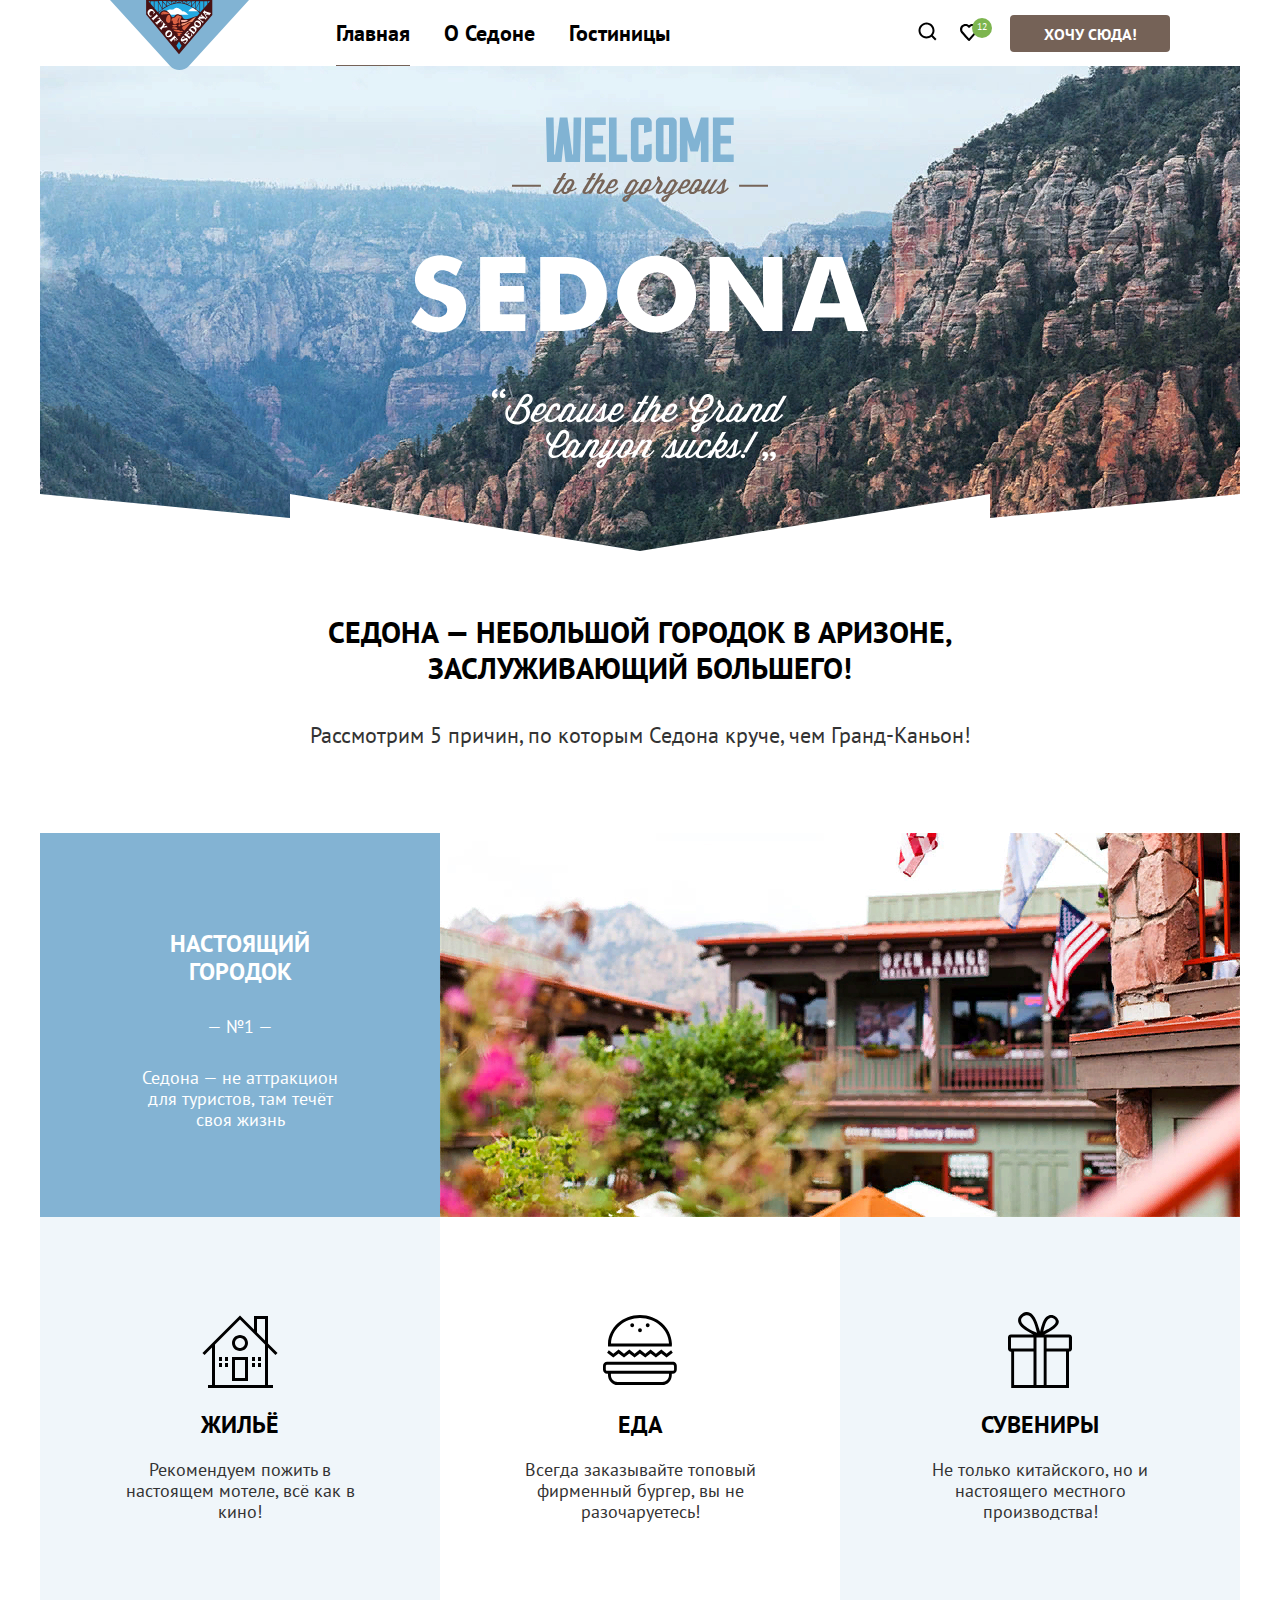
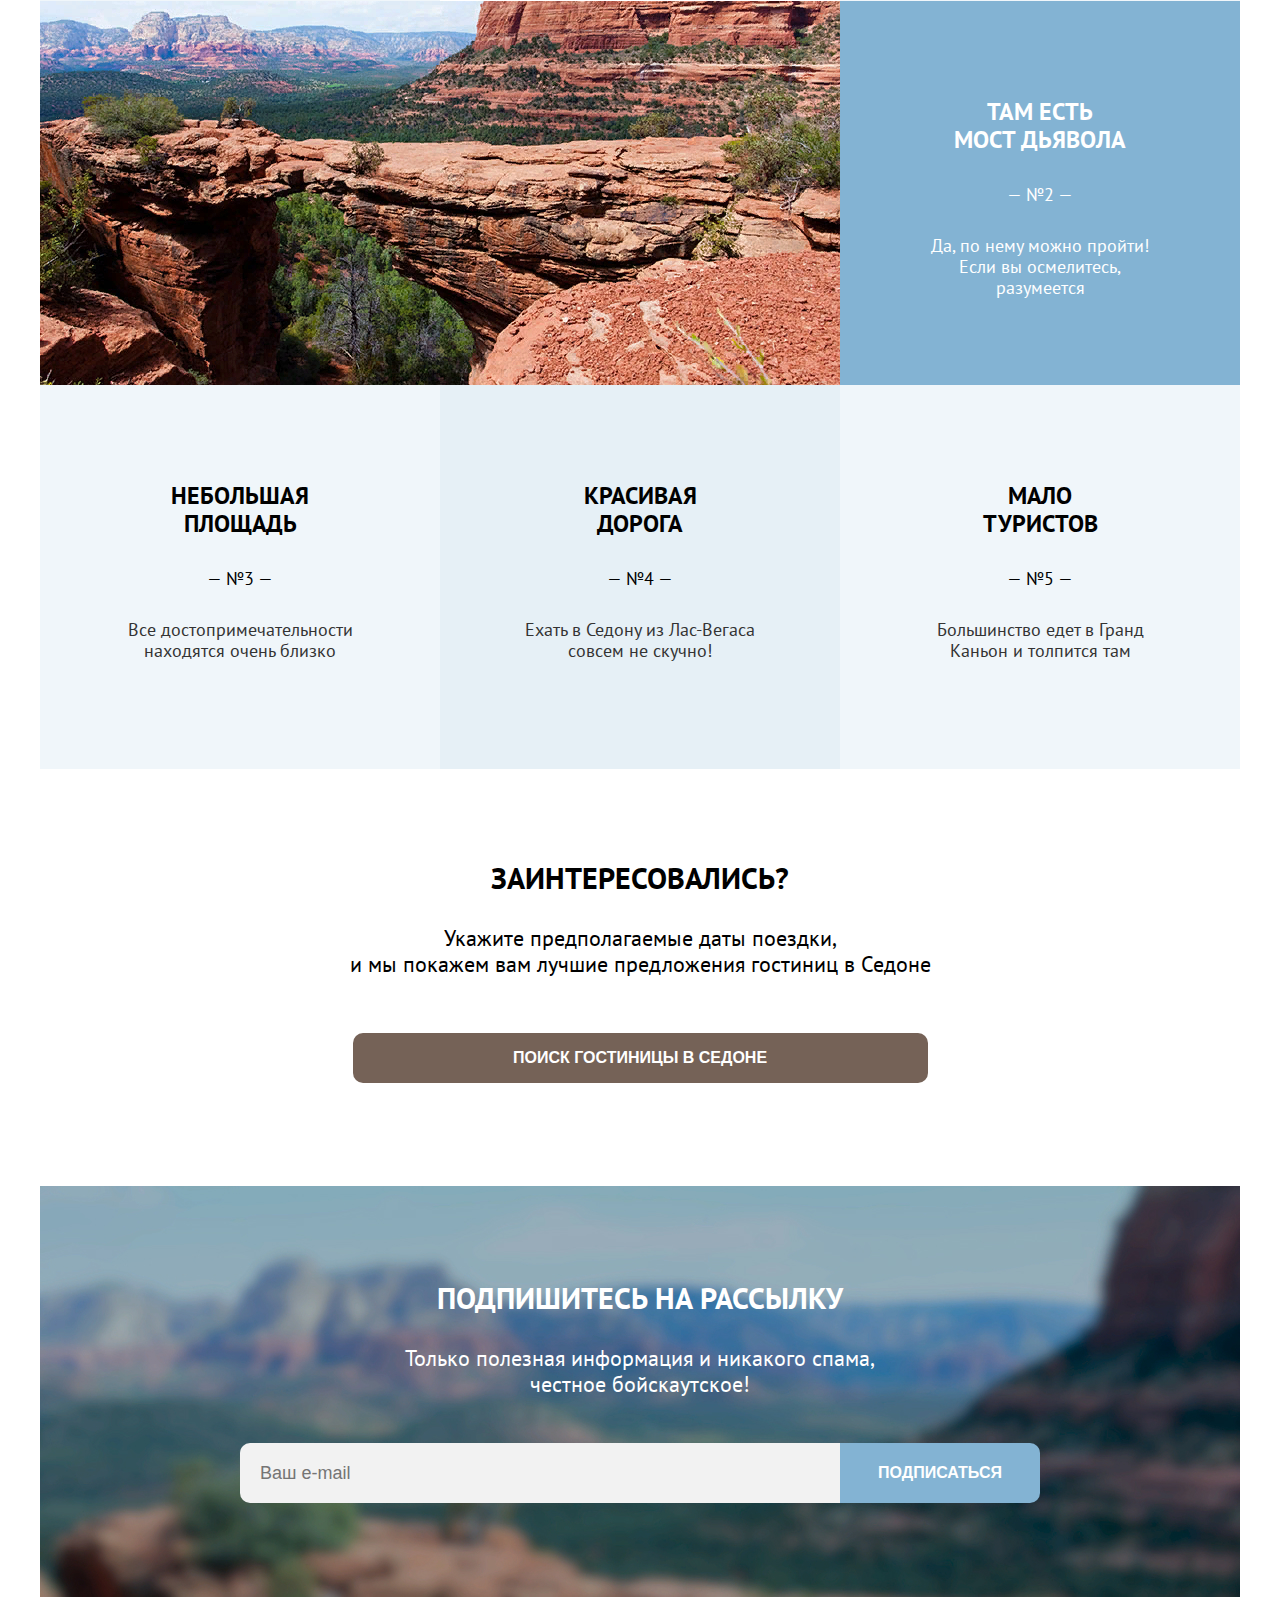
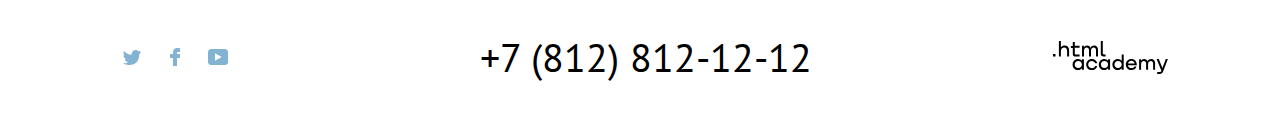
<file: index.html>
<!DOCTYPE html>
<html lang="ru">
  <head>
    <meta charset="utf-8">
    <title>Туристический городок Седона</title>
    <link rel="stylesheet" href="css/styles.css">    
  </head>
  <body>

    <!--Хедер-->
    <header class="header-page">
        <!--Лого-->
        <a class="logo" href="index.html">
            <img src="img/logo.svg" width="139" height="70" alt="Логотип сайта Седоны">
        </a>

        <!--Меню1-->
        <nav class="navigation">
            <ul class="navigation-list">
                <li class="navigation-item">
                    <a class="navigation-link navigation-link-active" href="index.html">Главная</a>
                </li>
                <li class="navigation-item">
                    <a class="navigation-link" href="#" >О Седоне</a>
                </li>
                <li class="navigation-item">
                    <a class="navigation-link" href="catalog.html" >Гостиницы</a>
                </li>
            </ul>
        
            <!--Меню2-->
            <ul class="navigation-list navigation-user">
                <li class="navigation-item">
                    <a class="navigation-link" href="#" >
                        <svg class="icon-button" alt="" aria-hidden="true" focusable="false" xmlns="http://www.w3.org/2000/svg" width="19" height="19" fill="none" viewBox="0 0 19 19"><path fill="#000" d="m18.5 17.008-3.7-3.68c1-1.292 1.7-2.983 1.7-4.872C16.5 4.08 12.9.5 8.5.5s-8 3.68-8 8.055c0 4.376 3.6 7.956 8 7.956 1.8 0 3.5-.597 4.9-1.69l3.7 3.679 1.4-1.492Zm-10-2.486c-3.3 0-6-2.685-6-5.967 0-3.282 2.7-5.967 6-5.967s6 2.685 6 5.967c0 3.282-2.7 5.967-6 5.967Z"/></svg>
                        <span class="visually-hidden">Поиск</span>
                    </a>
                </li>
                <li class="navigation-item">
                    <a class="navigation-link" href="#" >
                        <svg class="icon-button" alt="" aria-hidden="true" focusable="false" xmlns="http://www.w3.org/2000/svg" width="18" height="17" fill="none" viewBox="0 0 18 17"><path fill="#000" d="M8.9 17c-.3 0-.6-.1-.8-.4-5.4-6.1-6.7-7.5-7-7.9C.4 7.8 0 6.6 0 5.4 0 2.4 2.4 0 5.5 0 6.8 0 8 .5 9 1.3 10 .5 11.3 0 12.5 0c3 0 5.5 2.4 5.5 5.4 0 1.3-.5 2.5-1.3 3.4l-7 7.9c-.2.2-.4.3-.8.3Zm-6-9.5c.3.4 3.5 4 6.1 6.9l6.2-7c.5-.5.7-1.2.7-2 0-1.8-1.5-3.3-3.3-3.3-1 0-2 .5-2.7 1.3-.3.3-.6.4-.9.4-.3 0-.6-.2-.8-.4-.7-.8-1.7-1.3-2.7-1.3-1.8 0-3.3 1.5-3.3 3.3-.1.9.3 1.6.7 2.1-.1 0-.1 0 0 0Z"/></svg>
                        <span class="visually-hidden">Избранное</span>
                        <span class="icon-counter">12</span>
                    </a>
                </li>
                <li class="navigation-item">
                    <a class="navigation-link button button-link" href="#">Хочу сюда!</a>
                </li>
            </ul>
        </nav>
    </header>

    <main class="main-index main-container">
        <div class="page-container">
            <h1 class="visually-hidden">Туристический город Седона</h1>
            <img class="welcome" src="img/welcome.svg" alt="">
            <img class="divider" src="img/divider.svg" alt="">
        </div>

            <!--Преимущества-->
            <section class="section-advantages">
                <h2 class="visually-hidden">Преимущества</h2>
                <h3 class="section-title">Седона — небольшой городок в Аризоне, заслуживающий большего!</h3>
                <p class="section-description">Рассмотрим 5 причин, по которым Седона круче, чем Гранд-Каньон!</p>
                
                <ol class="advantages-list">
                    <li class="advantages-items">
                        <div class="blue">
                            <h3 class="advantages-title">Настоящий<br>городок</h3>
                            <p class="advantages-number">— №1 —</p>
                            <p class="advantages-description">Седона — не аттракцион для туристов, там течёт своя жизнь</p>
                        </div>
                        <img src="img/photo-1.jpg" width="800" height="384" alt="Дома в Седоне">
                    </li>
                    <ul class="advantages-items">
                        <li class="advantages-extra">
                            <img src="img/housing.svg" alt="">
                            <h4 class="advantages-title">Жильё</h4>
                            <p class="advantages-description">Рекомендуем пожить в настоящем мотеле, всё как в кино!</p>
                        </li>
                        <li class="advantages-extra">
                            <img src="img/eating.svg" alt="">
                            <h4 class="advantages-title">Еда</h4>
                            <p class="advantages-description">Всегда заказывайте топовый фирменный бургер, вы не разочаруетесь!</p>
                        </li>
                        <li class="advantages-extra">
                            <img src="img/souvenir.svg" alt="">
                            <h4 class="advantages-title">Сувениры</h4>
                            <p class="advantages-description">Не только китайского, но и настоящего местного производства!</p>
                        </li>
                    </ul>
                    <li class="advantages-items">
                        <img src="img/photo-2.jpg" width="800" height="384" alt="Мост дьявола. Природный каменный мост">
                        <div class="blue">
                            <h3 class="advantages-title">Там есть<br>мост дьявола</h3>
                            <p class="advantages-number">— №2 —</p>
                            <p class="advantages-description">Да, по нему можно пройти! Если вы осмелитесь, разумеется</p>
                        </div>
                    </li>
                    <li class="advantages-items">
                        <div class="little">
                            <h3 class="advantages-title">Небольшая<br>площадь</h3>
                            <p class="advantages-number">— №3 —</p>
                            <p class="advantages-description">Все достопримечательности находятся очень близко</p>
                        </div>
                    </li>
                    <li class="advantages-items">
                        <div class="little">
                            <h3 class="advantages-title">Красивая<br>дорога</h3>
                            <p class="advantages-number">— №4 —</p>
                            <p class="advantages-description">Ехать в Седону из Лас-Вегаса совсем не скучно!</p>
                        </div>
                    </li>
                    <li class="advantages-items">
                        <div class="little">
                        <h3 class="advantages-title">Мало<br>туристов</h3>
                            <p class="advantages-number">— №5 —</p>
                            <p class="advantages-description">Большинство едет в Гранд Каньон и толпится там</p>
                        </div>
                    </li>
                </ol>
            </section>

        <!--Форма подбора гостиниц-->
        <section class="modal-form">
            <div class="modal-form-container">
                <h2 class="visually-hidden">Форма подбора гостиниц</h2>
                <h3 class="header-modal-form">Заинтересовались?</h3>
                <p class="text-modal-form">Укажите предполагаемые даты поездки,<br>и мы покажем вам лучшие предложения гостиниц в Седоне</p>
                <button class="button button-modal-form">Поиск гостиницы в Седоне</button>
            </div>
        </section>
    </main>

    <!--Подписка-->
    <section class="subscribe-main">
        <h2 class="subscribe-title">Подпишитесь на рассылку</h2>
        <p class="subscribe-description">Только полезная информация и никакого спама,<br>честное бойскаутское!</p>
        <form class="subscribe-form" action="https://echo.htmlacademy.ru/" method="post">
            <div class="subscribe-email">
              <label class="visually-hidden" for="newsletter-email">Email</label>
              <input class="field"  placeholder="Ваш e-mail" type="email" name="newsletter-email" id="newsletter-email" required>
            </div>
              <button class="button newsletter-button" type="submit">Подписаться</button>
        </form>
    </section>

    <!--Футер-->
    <footer class="footer-main">
        <section class="footer-social">
            <h2 class="page-footer-title visually-hidden">Социальные сети</h2>
            <ul class="footer-social-list">
                <li class="footer-social-item">
                    <span class="visually-hidden">Twitter</span>
                    <a class="social-link" href="https://twitter.com/htmlacademy_ru">
                        <svg class="twitter" alt="Twitter" xmlns="http://www.w3.org/2000/svg" width="18" height="15" fill="none" viewBox="0 0 18 15"><path fill="#83B3D3" d="M11.6.2c1.8-.5 3.2.3 3.8 1.2.7-.2 1.4-.5 2.1-.7 0 .9-.6 1.5-.9 1.8.7.1 1.4-.6 1.4-.6-.2 1-1.1 1.8-1.7 2C16.1 10.7 13 15.1 5.7 15h-.5c-.4 0-4.4-.5-5.2-1.9 2.4.2 4.1-.4 5-1.2-1-.3-2.9-.4-3.2-2.9.4.1.6.2 1.3.1C1.8 8.3.4 7.5.5 5.3c.3.3 1.1.5 1.4.5C1.1 5.6-.2 2.5.9.9c1.9 1.9 4 3.6 7.6 3.8C8.7 2.3 9.7.8 11.6.2Z"/></svg>
                    </a>
                </li>
                <li class="footer-social-item">
                    <span class="visually-hidden">Facebook</span>
                    <a class="social-link" href="https://www.facebook.com/htmlacademy">
                        <svg class="facebook" alt="Facebook" xmlns="http://www.w3.org/2000/svg" width="10" height="18" fill="none" viewBox="0 0 10 18"><path fill="#83B3D3" d="M7 0C4.8 0 3 1.8 3 4v2H0v4h3v8h4v-8h3V6H7V4h3V0H7Z"/></svg>
                    </a>
                </li>
                <li class="footer-social-item">
                    <span class="visually-hidden">YouTube</span>
                    <a class="social-link" href="https://www.youtube.com/HTMLAcademyRUS">
                        <svg class="youtube" alt="YouTube" xmlns="http://www.w3.org/2000/svg" width="20" height="16" fill="none" viewBox="0 0 20 16"><path fill="#83B3D3" d="M17 0H2.9C1.2 0 0 1.5 0 3.2v9.5C0 14.5 1.2 16 2.9 16h14.3c1.5 0 2.9-1.5 2.9-3.2V3.2C19.9 1.5 18.7 0 17 0ZM7 11.8V4.2L13.7 8 7 11.8Z"/></svg>
                    </a>
                </li>
            </ul>
        </section>
        <section class="footer-phone">
            <h2 class="visually-hidden">Телефон</h2>
            <a class="footer-phone-number" href="tel:+78128121212">+7 (812) 812-12-12</a>
        </section>
        <section class="footer-developer">
            <h2 class="visually-hidden">Логотип htmlacademy.ru</h2>
            <a class="footer-developer-logo" href="https://htmlacademy.ru/">
                <svg class="developer-logo" alt="Разработано HTML Academy" xmlns="http://www.w3.org/2000/svg" width="115" height="33" fill="none" viewBox="0 0 115 33"><path fill="#000" d="M0 12.9v2.6h2.5v-2.6H0ZM11.6 4.5c-1.6 0-2.8.7-3.6 1.7h-.1V0h-2v15.5h2v-5.3c0-2.1 1.3-3.6 3.3-3.6 1.8 0 2.9 1.4 2.9 3.2v5.7h2V9.4c.1-3-1.8-4.9-4.5-4.9ZM26.6 4.8h-4.8V1.1h-2v3.8h-1.9v2h1.9v6c0 1.7 1 2.7 2.7 2.7h4.1v-2h-3.7c-.7 0-1.1-.4-1.1-1.1V6.8h4.8v-2ZM41.1 4.6c-1.6 0-2.9.8-3.5 2.1h-.1c-.6-1.2-1.8-2.1-3.4-2.1-1.4 0-2.5.8-3.1 1.8h-.1V4.8H29v10.6h2V10c0-2 1-3.5 2.6-3.5 1.5 0 2.4 1 2.4 2.6v6.3h2V9.8c0-2.4 1.4-3.3 2.6-3.3 1.5 0 2.4 1 2.4 2.6v6.3h2V8.9c.1-2.5-1.4-4.3-3.9-4.3ZM47.8 12.7c0 1.7 1 2.7 2.8 2.7h2v-2h-1.7c-.7 0-1.1-.4-1.1-1.1V0h-2v12.7ZM28.9 19.7c-.9-1.1-2.2-1.8-3.9-1.8-3.1 0-5.4 2.3-5.4 5.6s2.3 5.6 5.4 5.6c1.8 0 3-.8 3.8-1.9h.1v1.6h2V18.2h-2v1.5Zm-3.6 7.4c-2.2 0-3.6-1.6-3.6-3.6s1.4-3.6 3.6-3.6 3.6 1.6 3.6 3.6c0 1.9-1.4 3.6-3.6 3.6ZM44.2 22c-.5-2.4-2.6-4.1-5.4-4.1-3.4 0-5.6 2.5-5.6 5.6 0 3.1 2.2 5.6 5.6 5.6 2.8 0 4.9-1.8 5.4-4.2h-2.1c-.4 1.3-1.7 2.3-3.3 2.3-2.2 0-3.6-1.6-3.6-3.6s1.4-3.6 3.6-3.6c1.6 0 2.8 1 3.3 2.2h2.1V22ZM55.1 19.7c-.9-1.1-2.2-1.8-3.9-1.8-3.1 0-5.4 2.3-5.4 5.6s2.3 5.6 5.4 5.6c1.8 0 3-.8 3.8-1.9h.1v1.6h2V18.2h-2v1.5Zm-3.6 7.4c-2.2 0-3.6-1.6-3.6-3.6s1.4-3.6 3.6-3.6 3.6 1.6 3.6 3.6c0 1.9-1.5 3.6-3.6 3.6ZM68.7 19.8c-.9-1.1-2.2-1.9-3.9-1.9-3.1 0-5.4 2.3-5.4 5.6s2.2 5.6 5.4 5.6c1.7 0 3-.8 3.8-1.8h.1v1.5h2V13.4h-2v6.4Zm-3.6 7.3c-2.2 0-3.6-1.6-3.6-3.6s1.4-3.6 3.6-3.6 3.6 1.6 3.6 3.6c-.1 2-1.5 3.6-3.6 3.6ZM78.3 17.9c-3.3 0-5.5 2.5-5.5 5.6 0 3 2.1 5.6 5.5 5.6 2.5 0 4.5-1.3 5.2-3.6h-2.1c-.5 1-1.6 1.6-3 1.6-1.9 0-3.3-1.3-3.4-2.9h8.8c.2-3.6-2-6.3-5.5-6.3Zm0 1.9c1.7 0 3 1 3.3 2.6h-6.5c.3-1.5 1.5-2.6 3.2-2.6ZM98.2 17.9c-1.6 0-2.9.8-3.6 2h-.1c-.6-1.2-1.8-2-3.4-2-1.4 0-2.5.7-3.1 1.8v-1.5h-1.9v10.6h2v-5.4c0-2 1-3.4 2.6-3.5 1.5 0 2.4 1 2.4 2.6v6.3h2v-5.6c0-2.4 1.4-3.3 2.6-3.3 1.5 0 2.4 1 2.4 2.6v6.3h2v-6.5c.1-2.6-1.4-4.4-3.9-4.4ZM109.4 27l-3.6-8.9h-2.2l4.8 11.6c-.3.9-.7 1.2-1.7 1.2h-2.5v2h2.5c1.8 0 2.8-.8 3.5-2.6l4.7-12.2h-2.1l-3.4 8.9Z"/></svg>
            </a>
        </section>
    </footer>
  </body>
</html>
</file>
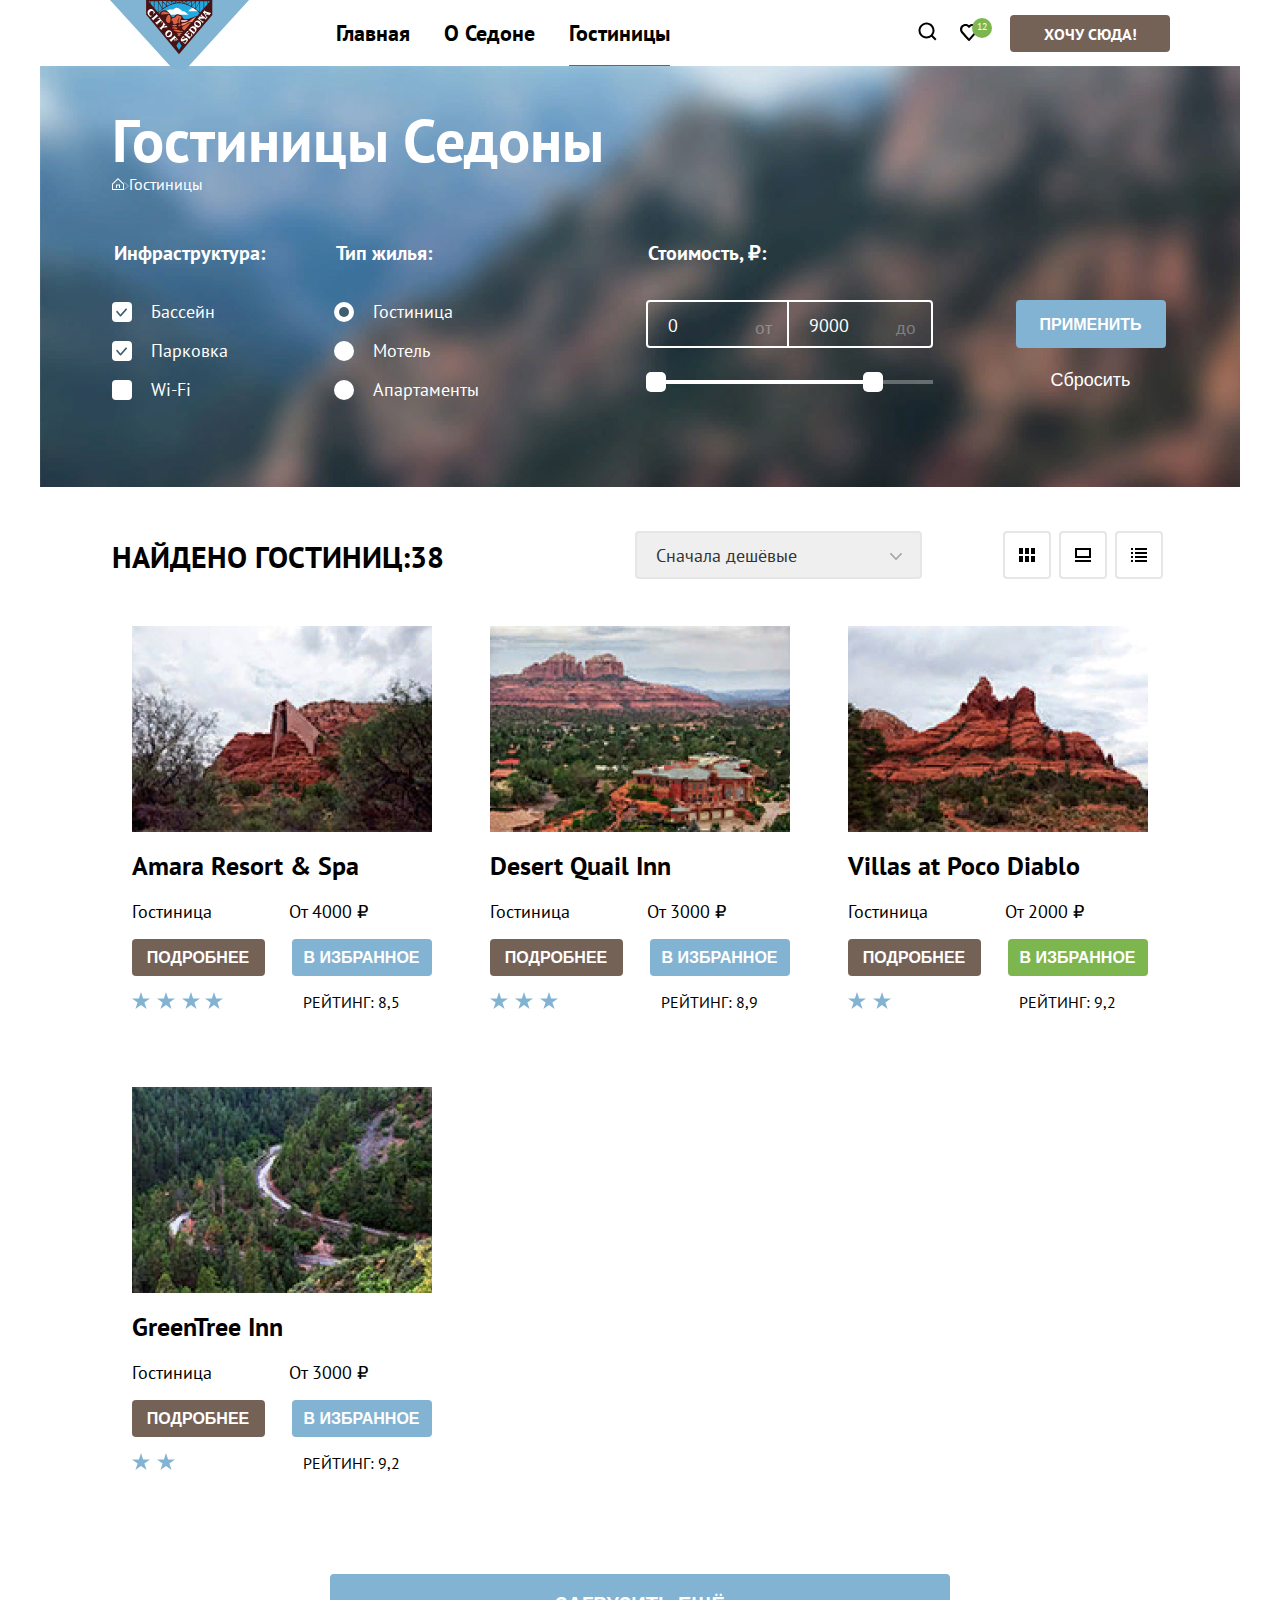
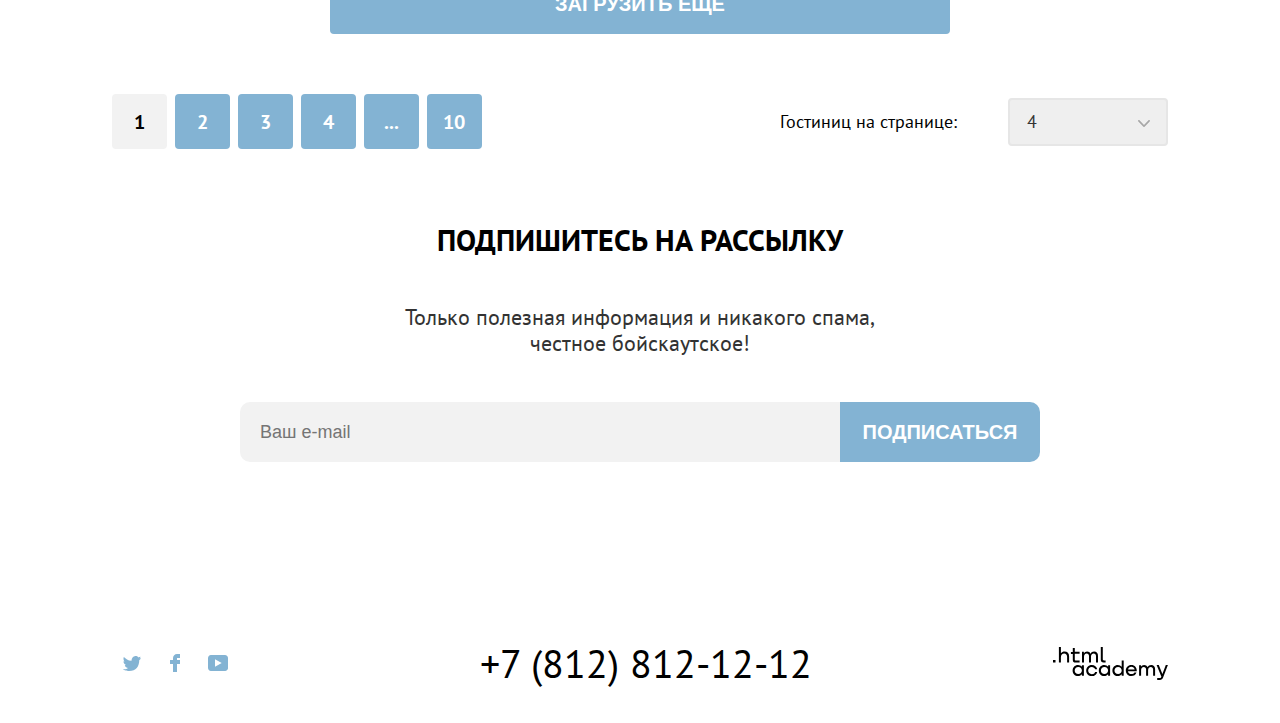
<file: catalog.html>
<!DOCTYPE html>
<html lang="ru">
  <head>
    <meta charset="utf-8">
    <title>Туристический городок Седона</title>
    <link rel="stylesheet" href="css/styles.css">    
  </head>
  <body>

    <!--Хедер-->
    <header class="header-page">
        <!--Лого-->
        <a class="logo" href="index.html">
            <img src="img/logo.svg" width="139" height="70" alt="Логотип сайта Седоны">
        </a>

            <!--Меню1-->
            <nav class="navigation">
                <ul class="navigation-list">
                    <li class="navigation-item">
                        <a class="navigation-link" href="index.html">Главная</a>
                    </li>
                    <li class="navigation-item">
                        <a class="navigation-link" href="#" >О Седоне</a>
                    </li>
                    <li class="navigation-item">
                        <a class="navigation-link navigation-link-active" href="catalog.html" >Гостиницы</a>
                    </li>
                </ul>
            
                <!--Меню2-->
                <ul class="navigation-list navigation-user">
                    <li class="navigation-item">
                        <a class="navigation-link" href="#" >
                            <svg class="icon-button" 
                            aria-hidden="true" 
                            focusable="false" 
                            xmlns="http://www.w3.org/2000/svg" 
                            width="19" 
                            height="19" 
                            fill="none" 
                            viewBox="0 0 19 19">
                            <path fill="#000" d="m18.5 17.008-3.7-3.68c1-1.292 1.7-2.983 1.7-4.872C16.5 4.08 12.9.5 8.5.5s-8 3.68-8 8.055c0 4.376 3.6 7.956 8 7.956 1.8 0 3.5-.597 4.9-1.69l3.7 3.679 1.4-1.492Zm-10-2.486c-3.3 0-6-2.685-6-5.967 0-3.282 2.7-5.967 6-5.967s6 2.685 6 5.967c0 3.282-2.7 5.967-6 5.967Z"/></svg>
                            <span class="visually-hidden">Поиск</span>
                        </a>
                    </li>
                    <li class="navigation-item">
                        <a class="navigation-link" href="#" >
                            <svg class="icon-button" 
                            aria-hidden="true" 
                            focusable="false" 
                            xmlns="http://www.w3.org/2000/svg" 
                            width="18" 
                            height="17" 
                            fill="none" 
                            viewBox="0 0 18 17">
                            <path fill="#000" d="M8.9 17c-.3 0-.6-.1-.8-.4-5.4-6.1-6.7-7.5-7-7.9C.4 7.8 0 6.6 0 5.4 0 2.4 2.4 0 5.5 0 6.8 0 8 .5 9 1.3 10 .5 11.3 0 12.5 0c3 0 5.5 2.4 5.5 5.4 0 1.3-.5 2.5-1.3 3.4l-7 7.9c-.2.2-.4.3-.8.3Zm-6-9.5c.3.4 3.5 4 6.1 6.9l6.2-7c.5-.5.7-1.2.7-2 0-1.8-1.5-3.3-3.3-3.3-1 0-2 .5-2.7 1.3-.3.3-.6.4-.9.4-.3 0-.6-.2-.8-.4-.7-.8-1.7-1.3-2.7-1.3-1.8 0-3.3 1.5-3.3 3.3-.1.9.3 1.6.7 2.1-.1 0-.1 0 0 0Z"/></svg>
                            <span class="visually-hidden">Избранное</span>
                            <span class="icon-counter">12</span>
                        </a>
                    </li>
                    <li class="navigation-item">
                        <a class="navigation-link button button-link" href="#">Хочу сюда!</a>
                    </li>
                </ul>
            </nav>
    </header>

    <main class="main-catalog main-container">
    <header class="inner-header">
        <h1 class="inner-header-title">Гостиницы Седоны</h1>

       <!--Хлебные крошки--> 
       <ul class="breadcrumbs">
        <li class="breadcrumbs-item">
            <a class="breadcrumbs-link" href="index.html">
                <svg class="breadcrumbs-icon" 
                    xmlns="http://www.w3.org/2000/svg" 
                    width="12" 
                    height="12" 
                    fill="none" 
                    viewBox="0 0 12 12">
                    <path fill="#000" d="M6 0 0 5.8V12h12V5.8L6 0Zm5 11H1V6.2l5-4.8 5 4.8V11Z"/>
                    <path fill="#000" d="M4 10h1V7.5h2V10h1V6.5H4V10Z"/></svg>
                <span class="visually-hidden">Главная</span>
            </a>
        </li>
        <li class="breadcrumbs-item">
            <svg class="breadcrumbs-icon"
                width="5"
                height="8"
                fill="none"
                xmlns="http://www.w3.org/2000/svg">
                <path d="m4.79998 3.60005-3.8-3.4c-.2-.2-.6-.2-.9 0-.3.2-.2.6 0 .8l3.3 3-3.2 3c-.2.2-.2.6 0 .8 0 .1.3.2.4.2.1 0 .3-.1.4-.2l3.8-3.4c.3-.2.3-.6 0-.8Z"
                fill="#fff"/>
            </svg>
        </li>
        <li class="breadcrumbs-item">
          <a class="breadcrumbs-link" href="#">Гостиницы</a>
        </li>
      </ul>
        
        <!--Фильтр-->
        <section class="section-filter">
        <form class="catalog-filter" action="https://echo.htmlacademy.ru/" method="get">

            <!--Выбор инфраструктуры-->
            <fieldset class="catalog-filter-group">
                <div class="infrastructure">
                    <legend class="catalog-filter-title">Инфраструктура:</legend>
                    <ul class="catalog-filter-list">
                        <li class="catalog-filter-item">
                            <label class="control">
                            <input class="control-input visually-hidden" type="checkbox" name="infrastructure" value="swimmingpool" checked>
                            <span class="control-mark"></span>
                        <span class="control-label">Бассейн</span>
                            </label>
                        </li>
                        <li class="catalog-filter-item">
                            <label class="control">
                            <input class="control-input visually-hidden" type="checkbox" name="infrastructure" value="parking" checked>
                            <span class="control-mark"></span>
                            <span class="control-label">Парковка</span>
                            </label>
                        </li>
                        <li class="catalog-filter-item">
                            <label class="control">
                            <input class="control-input visually-hidden" type="checkbox" name="infrastructure" value="wifi">
                            <span class="control-mark"></span>
                            <span class="control-label">Wi-Fi</span>
                            </label>
                        </li>
                    </ul>
                </div>    
            </fieldset>

            <!--Выбор типа жилья-->
            <fieldset class="catalog-filter-group">
                <div class="type-house">
                    <legend class="catalog-filter-title">Тип жилья:</legend>
                    <ul class="catalog-filter-list">
                        <li class="catalog-filter-item">
                            <label class="control">
                                <input class="control-input visually-hidden" type="radio" name="type-of-housing" value="hotel" checked>
                                <span class="control-mark"></span>
                                <span class="control-label">Гостиница</span>
                            </label>
                            </li>
                        <li class="catalog-filter-item">
                            <label class="control">
                                <input class="control-input visually-hidden" type="radio" name="type-of-housing" value="motel">
                                <span class="control-mark"></span>
                                <span class="control-label">Мотель</span>
                            </label>
                        </li>
                        <li class="catalog-filter-item">
                            <label class="control">
                                <input class="control-input visually-hidden" type="radio" name="type-of-housing" value="apartments">
                                <span class="control-mark"></span>
                                <span class="control-label">Апартаменты</span>
                            </label>
                        </li>
                    </ul>
                </div>
            </fieldset>

            <!--Выбор цены-->
            <fieldset class="catalog-filter-group">
                <legend class="catalog-filter-title">Стоимость, ₽:</legend>
                <div class="range">    
                    <label class="range-field">
                        <input class="range-input" type="number" name="price-from" value="0" min="0" max="10000" step="100">
                        <span class="range-title">от</span>
                    </label>
                    
                    <label class="range-field">
                        <input class="range-input" type="number" name="price-to" value="9000" min="0" max="10000" step="100">
                        <span class="range-title">до</span>
                    </label>
                </div>    
                <div class="range-slider">
                    <div class="range-scale">
                        <div class="range-bar">
                            <button class="range-toggle toggle-min" type="button">
                                <span class="visually-hidden">Изменить минимальную цену</span>
                            </button>
                            <button class="range-toggle toggle-max" type="button">
                                <span class="visually-hidden">Изменить максимальную цену</span>
                            </button>
                        </div>
                    </div>
                </div>
            </fieldset>

            <!--Применить-->            
            <fieldset class="catalog-filter-button">
                <div class="filter-button"></div>
                    <button class="button-submit" type="submit">Применить</button>
                    <button class="button-reset" type="reset">Сбросить</button>
            </fieldset>                     
        </form>       
        </section>
    </header>

    <!--Результаты поиска-->
    <section class="section-catalog">
        <h2 class="visually-hidden">Результаты поиска</h2>
        <div class="sorting-type">
            <p class="sorting-type-title">Найдено гостиниц:38</p>
            
            <select class="select-control" aria-label="Сортировка" required>
                <option class="select-control-type" value="cheap">Сначала дешёвые</option>
            </select>
      
            <div class="buttons-show-wrapper">
                <ul class="button-show">
                    <a href="#" class="button-wrapper tile">
                        <svg 
                        xmlns="http://www.w3.org/2000/svg" 
                        width="16" 
                        height="14" 
                        fill="none" 
                        viewBox="0 0 16 14">
                        <path fill="#000" d="M4 0H0v6h4V0ZM16 0h-4v6h4V0ZM10 0H6v6h4V0ZM4 8H0v6h4V8ZM16 8h-4v6h4V8ZM10 8H6v6h4V8Z"/></svg>
                        <span class="visually-hidden">Показать карточки</span>
                    </a>
                    <a href="#" class="button-wrapper slideshow">
                        <svg 
                        xmlns="http://www.w3.org/2000/svg" 
                        width="16" 
                        height="14" 
                        fill="none" 
                        viewBox="0 0 16 14">
                        <path fill="#000" d="M16 12H0v2h16v-2ZM14 2v6H2V2h12Zm2-2H0v10h16V0Z"/></svg>
                        <span class="visually-hidden">Показать слайдшоу</span>
                    </a>
                    <a href="#" class="button-wrapper list">
                        <svg 
                        xmlns="http://www.w3.org/2000/svg" 
                        width="16" 
                        height="14" 
                        fill="none" 
                        viewBox="0 0 16 14">
                        <path fill="#000" d="M2 0H0v2h2V0ZM16 0H4v2h12V0ZM2 4H0v2h2V4ZM16 4H4v2h12V4ZM2 8H0v2h2V8ZM16 8H4v2h12V8ZM2 12H0v2h2v-2ZM16 12H4v2h12v-2Z"/></svg>
                        <span class="visually-hidden">Показать список</span>
                    </a>
                </ul>
            </div>
        </div>

        <!--Карточки-->
        <ul class="catalog-list">
            <li class="catalog-card">
                <a class="catalog-card-link">
                    <img class="card-img" src="img/amara resort spa.jpg" width=300px height=206px alt="">
                    <h3 class="catalog-card-title">Amara Resort & Spa</h3>
                    <p class="catalog-card-description">Гостиница</p>
                    <p class="catalog-card-price">От 4000 ₽</p>
                    <button class="button card-link">Подробнее</button> 
                    <button class="button button-favourite" type="submit">В избранное</button>
                    <p class="star">
                        <span class="visually-hidden">4 звезды</span>
                    </p>
                    <p class="card-rate">Рейтинг: 8,5</p>
                </a>
            </li>
            <li class="catalog-card">
                <a class="catalog-card-link">
                    <img class="card-img" src="img/desert quail hill.jpg" width=300px height=206px alt="">
                    <h3 class="catalog-card-title">Desert Quail Inn</h3>
                    <p class="catalog-card-description">Гостиница</p>
                    <p class="catalog-card-price">От 3000 ₽</p>
                    <button class="button card-link">Подробнее</button> 
                    <button class="button button-favourite" type="submit">В избранное</button>
                    <p class="star">
                        <span class="visually-hidden">3 звезды</span>
                    </p>
                    <p class="card-rate">Рейтинг: 8,9</p>
                </a>
            </li>
            <li class="catalog-card">
                <a class="catalog-card-link">
                    <img class="card-img" src="img/villa at poco diablo.jpg" width=300px height=206px alt="">
                    <h3 class="catalog-card-title">Villas at Poco Diablo</h3>
                    <p class="catalog-card-description">Гостиница</p>
                    <p class="catalog-card-price">От 2000 ₽</p>
                    <button class="button card-link">Подробнее</button> 
                    <button class="button button-favourite-active" type="submit">В избранное</button>
                    <p class="star">
                        <span class="visually-hidden">2 звезды</span>
                    </p>
                    <p class="card-rate">Рейтинг: 9,2</p>
                </a>
            </li>
            <li class="catalog-card">
                <a class="catalog-card-link">
                    <img class="card-img" src="img/greentree inn.jpg" width=300px height=206px alt="">
                    <h3 class="catalog-card-title">GreenTree Inn</h3>
                    <p class="catalog-card-description">Гостиница</p>
                    <p class="catalog-card-price">От 3000 ₽</p>
                    <button class="button card-link">Подробнее</button> 
                    <button class="button button-favourite" type="submit">В избранное</button>
                    <p class="star">
                        <span class="visually-hidden">2 звезды</span>
                    </p>
                    <p class="card-rate">Рейтинг: 9,2</p>
                </a>
            </li>
        </ul>    
    </section>

        <!--Пагинация-->
    <section class="catalog-pagination">
        <button class="button pagination-show-more" type="button">Загрузить ещё</button>
        <div class="pagination">
            <ul class="pagination-list">
                <li class="pagination-item">
                    <a class="pagination-link pagination-link-active" href="#">1</a>
                </li>
                <li class="pagination-item">
                    <a class="pagination-link" href="#">2</a>
                </li>
                <li class="pagination-item">
                    <a class="pagination-link" href="#">3</a>
                </li>
                <li class="pagination-item">
                    <a class="pagination-link" href="#">4</a>
                </li>
                <li class="pagination-item">
                    <a class="pagination-link" href="#">...</a>
                </li>
                <li class="pagination-item">
                    <a class="pagination-link" href="#">10</a>
                </li>     
            </ul>
        

        <!--Сортировка карточек-->
            <form class="sorting-card">
                <label for="sorting">Гостиниц на странице:</label>
                <select class="select-control" id="quantity" name="quantity">
                    <option value="four">4</option>
                    <option value="five">5</option>
                    <option value="six">6</option>
                </select>
                <button class="visually-hidden" type="submit">Выбрать количество карточек на странице</button>
            </form>
        </div>
    </section>

    <!--Подписка-->
    <section class="subscribe-catalog">
        <h2 class="subscribe-title">Подпишитесь на рассылку</h2>
        <p class="subscribe-description">Только полезная информация и никакого спама,<br>честное бойскаутское!</p>
        <form class="subscribe-form" action="https://echo.htmlacademy.ru/" method="post">
            <p class="subscribe-email">
                <label class="visually-hidden" for="newsletter-email">Email</label>
                <input class="field" placeholder="Ваш e-mail" type="email" name="newsletter-email" id="newsletter-email" required>
                <button class="button newsletter-button" type="submit">
                    <span>Подписаться</span>
                </button>
            </p>
        </form>
    </section>
    </main>

    <!--Футер-->
    <footer class="footer-main">
        <section class="footer-social">
            <h2 class="page-footer-title visually-hidden">Социальные сети</h2>
            <ul class="footer-social-list">
                <li class="footer-social-item">
                    <span class="visually-hidden">Twitter</span>
                    <a class="social-link" href="https://twitter.com/htmlacademy_ru">
                        <svg class="twitter" 
                        xmlns="http://www.w3.org/2000/svg" 
                        width="18" 
                        height="15" 
                        fill="none" 
                        viewBox="0 0 18 15">
                        <path fill="#83B3D3" d="M11.6.2c1.8-.5 3.2.3 3.8 1.2.7-.2 1.4-.5 2.1-.7 0 .9-.6 1.5-.9 1.8.7.1 1.4-.6 1.4-.6-.2 1-1.1 1.8-1.7 2C16.1 10.7 13 15.1 5.7 15h-.5c-.4 0-4.4-.5-5.2-1.9 2.4.2 4.1-.4 5-1.2-1-.3-2.9-.4-3.2-2.9.4.1.6.2 1.3.1C1.8 8.3.4 7.5.5 5.3c.3.3 1.1.5 1.4.5C1.1 5.6-.2 2.5.9.9c1.9 1.9 4 3.6 7.6 3.8C8.7 2.3 9.7.8 11.6.2Z"/></svg>
                    </a>
                </li>
                <li class="footer-social-item">
                    <span class="visually-hidden">Facebook</span>
                    <a class="social-link" href="https://www.facebook.com/htmlacademy">
                        <svg class="facebook" 
                        xmlns="http://www.w3.org/2000/svg" 
                        width="10" 
                        height="18" 
                        fill="none" 
                        viewBox="0 0 10 18">
                        <path fill="#83B3D3" d="M7 0C4.8 0 3 1.8 3 4v2H0v4h3v8h4v-8h3V6H7V4h3V0H7Z"/></svg>
                    </a>
                </li>
                <li class="footer-social-item">
                    <span class="visually-hidden">YouTube</span>
                    <a class="social-link" href="https://www.youtube.com/HTMLAcademyRUS">
                        <svg class="youtube" 
                        xmlns="http://www.w3.org/2000/svg" 
                        width="20" 
                        height="16" 
                        fill="none" 
                        viewBox="0 0 20 16">
                        <path fill="#83B3D3" d="M17 0H2.9C1.2 0 0 1.5 0 3.2v9.5C0 14.5 1.2 16 2.9 16h14.3c1.5 0 2.9-1.5 2.9-3.2V3.2C19.9 1.5 18.7 0 17 0ZM7 11.8V4.2L13.7 8 7 11.8Z"/></svg>
                    </a>
                </li>
            </ul>
        </section>
        <section class="footer-phone">
            <h2 class="visually-hidden">Телефон</h2>
            <a class="footer-phone-number" href="tel:+78128121212">+7 (812) 812-12-12</a>
        </section>
        <section class="footer-developer">
            <h2 class="visually-hidden">Логотип htmlacademy.ru</h2>
            <a class="footer-developer-logo" href="https://htmlacademy.ru/">
                <svg class="developer-logo" 
                xmlns="http://www.w3.org/2000/svg" 
                width="115" 
                height="33" 
                fill="none" 
                viewBox="0 0 115 33">
                <path fill="#000" d="M0 12.9v2.6h2.5v-2.6H0ZM11.6 4.5c-1.6 0-2.8.7-3.6 1.7h-.1V0h-2v15.5h2v-5.3c0-2.1 1.3-3.6 3.3-3.6 1.8 0 2.9 1.4 2.9 3.2v5.7h2V9.4c.1-3-1.8-4.9-4.5-4.9ZM26.6 4.8h-4.8V1.1h-2v3.8h-1.9v2h1.9v6c0 1.7 1 2.7 2.7 2.7h4.1v-2h-3.7c-.7 0-1.1-.4-1.1-1.1V6.8h4.8v-2ZM41.1 4.6c-1.6 0-2.9.8-3.5 2.1h-.1c-.6-1.2-1.8-2.1-3.4-2.1-1.4 0-2.5.8-3.1 1.8h-.1V4.8H29v10.6h2V10c0-2 1-3.5 2.6-3.5 1.5 0 2.4 1 2.4 2.6v6.3h2V9.8c0-2.4 1.4-3.3 2.6-3.3 1.5 0 2.4 1 2.4 2.6v6.3h2V8.9c.1-2.5-1.4-4.3-3.9-4.3ZM47.8 12.7c0 1.7 1 2.7 2.8 2.7h2v-2h-1.7c-.7 0-1.1-.4-1.1-1.1V0h-2v12.7ZM28.9 19.7c-.9-1.1-2.2-1.8-3.9-1.8-3.1 0-5.4 2.3-5.4 5.6s2.3 5.6 5.4 5.6c1.8 0 3-.8 3.8-1.9h.1v1.6h2V18.2h-2v1.5Zm-3.6 7.4c-2.2 0-3.6-1.6-3.6-3.6s1.4-3.6 3.6-3.6 3.6 1.6 3.6 3.6c0 1.9-1.4 3.6-3.6 3.6ZM44.2 22c-.5-2.4-2.6-4.1-5.4-4.1-3.4 0-5.6 2.5-5.6 5.6 0 3.1 2.2 5.6 5.6 5.6 2.8 0 4.9-1.8 5.4-4.2h-2.1c-.4 1.3-1.7 2.3-3.3 2.3-2.2 0-3.6-1.6-3.6-3.6s1.4-3.6 3.6-3.6c1.6 0 2.8 1 3.3 2.2h2.1V22ZM55.1 19.7c-.9-1.1-2.2-1.8-3.9-1.8-3.1 0-5.4 2.3-5.4 5.6s2.3 5.6 5.4 5.6c1.8 0 3-.8 3.8-1.9h.1v1.6h2V18.2h-2v1.5Zm-3.6 7.4c-2.2 0-3.6-1.6-3.6-3.6s1.4-3.6 3.6-3.6 3.6 1.6 3.6 3.6c0 1.9-1.5 3.6-3.6 3.6ZM68.7 19.8c-.9-1.1-2.2-1.9-3.9-1.9-3.1 0-5.4 2.3-5.4 5.6s2.2 5.6 5.4 5.6c1.7 0 3-.8 3.8-1.8h.1v1.5h2V13.4h-2v6.4Zm-3.6 7.3c-2.2 0-3.6-1.6-3.6-3.6s1.4-3.6 3.6-3.6 3.6 1.6 3.6 3.6c-.1 2-1.5 3.6-3.6 3.6ZM78.3 17.9c-3.3 0-5.5 2.5-5.5 5.6 0 3 2.1 5.6 5.5 5.6 2.5 0 4.5-1.3 5.2-3.6h-2.1c-.5 1-1.6 1.6-3 1.6-1.9 0-3.3-1.3-3.4-2.9h8.8c.2-3.6-2-6.3-5.5-6.3Zm0 1.9c1.7 0 3 1 3.3 2.6h-6.5c.3-1.5 1.5-2.6 3.2-2.6ZM98.2 17.9c-1.6 0-2.9.8-3.6 2h-.1c-.6-1.2-1.8-2-3.4-2-1.4 0-2.5.7-3.1 1.8v-1.5h-1.9v10.6h2v-5.4c0-2 1-3.4 2.6-3.5 1.5 0 2.4 1 2.4 2.6v6.3h2v-5.6c0-2.4 1.4-3.3 2.6-3.3 1.5 0 2.4 1 2.4 2.6v6.3h2v-6.5c.1-2.6-1.4-4.4-3.9-4.4ZM109.4 27l-3.6-8.9h-2.2l4.8 11.6c-.3.9-.7 1.2-1.7 1.2h-2.5v2h2.5c1.8 0 2.8-.8 3.5-2.6l4.7-12.2h-2.1l-3.4 8.9Z"/></svg>
            </a>
        </section>
    </footer>
</body>
</html>
</file>
<file: css/styles.css>
/*Шрифты*/

@font-face {
  font-family: "PT Sans";
  font-weight: 400;
  font-style: normal;
  font-display: swap;
  src: url("../fonts/ptsans-400.woff2") format("woff2");
}

@font-face {
  font-family: "PT Sans";
  font-weight: 700;
  font-style: normal;
  font-display: swap;
  src: url("../fonts/ptsans-700.woff2") format("woff2");
}

/*Общее*/

html {
  height: 100%;
}

body {
  font-family: "PT Sans", sans-serif;
  font-size: 22px;
  line-height: 36px;
  background-color: #FFFFFF;
  color: black;
  min-height: 100%;
  margin: 0;
  margin-left: 40px;
  margin-right: 40px;
  padding: 0;
  display: flex;
  flex-direction: column;  
  align-items: center;
}

.button {
  font-weight: 700;
  font-size: 16px;
  line-height: 20px;
  text-transform: uppercase;
  border: none;
  text-decoration: none;
  cursor: pointer;
}

.visually-hidden {
  position: absolute;
  width: 1px;
  height: 1px;
  margin: -1px;
  padding: 0;
  border: 0;
  clip: rect(0 0 0 0);
  overflow: hidden;
}

/*Хедер*/

.header-page {
  display: flex;
  padding-left: 70px;
  padding-right: 70px;
  margin: 0;
  padding: 0;
  width: 1060px;
  height: 66px;
}

.logo {
  margin-right: 47px;
  z-index: 2;
  padding: 0;
}

.navigation {
  display: flex;
  align-items: center;
  margin: 0 auto;
  width: 874px;
}

.navigation-list {
  display: grid;
  grid-template-columns: max-content max-content max-content;
  gap: 34px;
  margin: 0;
  list-style-type: none;
}

.navigation-item {
  display: flex;
}

.navigation-link {
  text-decoration: none;
  color: #000000;
  text-align: center;
  background-color: #FFFFFF; 
  padding-top: 20px;
  padding-bottom: 19px;
  font-weight: 700;
  line-height: 26px;
  display: block;
  margin: 0 auto;
  cursor: pointer;
}

.navigation-link:hover:not(.button) {
  color: #756257;
}

.navigation-link:active:not(.button) {
  color: rgba(117, 98, 87, 0.3);
}

.navigation-link-active {
  border-bottom: 2px solid #756257;
}

.navigation-user {
  display: flex;
  margin-left: auto;
  min-width: 264px;
  justify-content: flex-end;
  gap: 0;
  cursor: pointer;
}

.navigation-user .navigation-item:not(.navigation-user .navigation-item:last-child) {
  display: block;
  align-items: center;
  width: 42px;
  height: 66px;
}

.navigation-user .navigation-link:not(.button-link) {
  padding-top: auto;
  position: relative;
}

.icon-button path:hover {
  fill: #756257;
}

.icon-button path:active {
  fill: #756257;
  opacity: 0.3;
}

.icon-counter {
  border-radius: 10px;
  background-color: #7DB54F;
  color: #FFFFFF;
  position: absolute;
  font-weight: 400;
  font-size: 10px;
  line-height: 13px;
  text-align: center;
  width: 20px;
  height: 20px;
  top: 17.5px;
  left: 24.47px;
  padding-top: 2.5px;
  box-sizing: border-box;
}

.button-link {
  background: #756257;
  color: #FFFFFF;
  font-weight: 700;
  font-size: 16px;
  line-height: 20px;
  border: none;
  width: 160px;
  height: 37px;
  padding: 9px 15px;
  margin-left: 20px;
  align-self: center;
  border-radius: 4px;
  box-sizing: border-box;
}

.button-link:hover {
  background: #615048;
}

.button-link:focus {
  background: #615048;
  border: 3px solid #83B3D3;
  box-sizing: border-box;
  outline: none;
}

.button-link:active {
  background: #615048;
  color: rgba(255, 255, 255, 0.3)
}

/*Футер*/

.footer-main {
  display: flex;
  align-items: center;
  justify-content: space-between;
  width: 1200px;
  height: 120px;
  margin: 0 auto;
  padding-left: 72px;
  padding-right: 72px;
  box-sizing: border-box;
}

.footer-social-list {
  display: grid;
  grid-template-columns: 40px 40px 40px;
  gap: 3px;
  padding: 0;
  margin: 0;
  list-style-type: none;
}

.social-link {
  display: flex;
  justify-content: center;
  align-items: center;
  height: 40px;
}

.social-link:hover path {
  fill: #68A2CA;
}

.social-link:focus {
  border: 3px solid #83B3D3;
  border-radius: 10px;
  box-sizing: border-box;
  outline: none;
}

.social-link:focus path {
  fill: #68A2CA;
}

.social-link:active path {
  fill: rgba(104, 162, 202, 0.3);
}

.footer-phone-number {
  text-decoration: none;
  font-size: 40px;
  color: #000000;
  line-height: 40px;
  font-weight: 400;
  display: block;
  padding: 0;
}

.footer-phone-number:hover {
  color: #756257;
}

.footer-phone-number:focus {
  color: #756257;
  border: 3px solid #83B3D3;
  border-radius: 10px;
  padding: 15px;
  box-sizing: border-box;
  outline: none;
}

.footer-phone-number:active {
  color: rgba(117, 98, 87, 0.3);
}

.footer-developer-logo {
  display: flex;
  justify-content: center;
  align-items: center;
}

.footer-developer-logo:hover path {
  fill: #756257;
}

.footer-developer-logo:focus {
  border: 3px solid #83B3D3;
  border-radius: 10px;
  padding: 15px;
  box-sizing: border-box;
  outline: none;
}

.footer-developer-logo:focus path {
  fill: #756257;
}

.footer-developer-logo:active path {
  fill: rgba(117, 98, 87, 0.3);
}

 /*Слайдер*/

.main-container {
  flex-grow: 1;
}

.page-container {
  display: flex;
  flex-direction: column;
  align-items: center;
  justify-content: flex-end;
  background-image: url("../img/index-background.jpg");
  background-color: #ffffff;
  background-repeat: no-repeat;
  width: 1200px;
  height: 485px;
  margin: 0 auto;
}

.welcome {
  width: 458px;
  margin-bottom: 25px;
}

/*Преимущества*/

.section-advantages {
  display: flex;
  flex-wrap: wrap;
  width: 1200px;
  justify-content: center;
  text-align: center;
}

.section-title {
  font-weight: 700;
  font-size: 30px;
  text-transform: uppercase;
  width: 720px;
  margin-top: 63px;
  margin-bottom: 31px;
}

.section-description {
  color: #333333;
  width: 720px;
  margin-top: 0;
  margin-bottom: 80px;
}

.advantages-list {
  width: 1200px;
  display: flex;
  flex-wrap: wrap;
  padding: 0;
  margin: 0;
}

.advantages-items {
  display: flex;
  color: #000000;
  background-color: rgba(131, 179, 211, 0.12);
  text-align: center;
  height: 384px;
  padding: 0;
  margin: 0 auto;
  list-style-type: none;
}

.blue {
  background-color: #83B3D3;
  color:#FFFFFF;
  width: 400px;
}

.advantages-extra {
  display: flex;
  flex-direction: column;
  width: 400px;
  align-items: center;
  justify-content: flex-end;
  }

.advantages-extra:nth-child(2) {
  background-color: #FFFFFF;
  margin: 0 auto;
}

.advantages-extra img {
  padding-top: auto;
}

.advantages-extra .advantages-title {
  margin: 0;
  padding-top: 23px;
  padding-bottom: 20px;
}

.advantages-extra .advantages-description {
  padding-bottom: 79px;
  padding-top: 0;
}

.advantages-title {
  text-transform: uppercase;
  font-weight: 700;
  font-size: 24px;
  line-height: 28px;
  padding-top: 97px;
  padding-bottom: 30px;
  margin: 0;
}

.advantages-number {
  font-weight: 400;
  font-size: 18px;
  line-height: 21px;
  margin: 0;
}

.advantages-description {
  font-weight: 400;
  font-size: 18px;
  line-height: 21px;
  width: 250px;
  color: #333333;
  padding-left: 75px;
  padding-right: 75px;
  padding-top: 30px;
  margin: 0;
}

.blue .advantages-description {
  font-weight: 400;
  font-size: 18px;
  line-height: 21px;
  width: 220px;
  color: #FFFFFF;
  padding-left: 90px;
  padding-right: 90px;
}

.little {
  width: 400px;
}

ol.advantages-list > li:nth-child(5) {
  background-color: rgba(131, 179, 211, 0.2);
}

/*Форма поиска гостиниц*/

.modal-form {
  display: flex;
  flex-direction: column;
  margin: 0;
  padding: 0;
  width: 1200px;
  height: 417px;
}

.modal-form-container {
  color: #000000;
  text-align: center;
}

.header-modal-form {
  font-weight: 700;
  font-size: 30px;
  line-height: 36px;
  text-transform: uppercase;
  margin-top: 91px;
  margin-bottom: 29px;
}

.text-modal-form {
  margin-top: 0;
  margin-bottom: 56px;
  font-weight: 400;
  font-size: 22px;
  line-height: 26px;
}

.button-modal-form {
  background-color: #756257;
  font-weight: 700;
  font-size: 16px;
  line-height: 20px;
  text-transform: uppercase;
  color: #FFFFFF;
  border: none;
  width: 575px;
  padding-top: 15px;
  padding-bottom: 15px;
  border-radius: 10px;
}

.button-modal-form:hover {
  background: #615048;
}

.button-modal-form:focus {
  background: #615048;
  border: 3px solid #83B3D3;
  box-sizing: border-box;
  outline: none;
}

.button-modal-form:active {
  background: #615048;
  color: rgba(255, 255, 255, 0.3)
}


/*Подписка Главная*/

.subscribe-main {
  background-image: url("../img/background-footer.jpg");
  background-repeat: no-repeat;
  background-color: #83B3D3;
  background-size: cover;
  height: 411px;
  width: 1200px;
  display: flex;
  text-align: center;
  color: #FFFFFF;
  padding: 0;
  margin: 0 auto;
  flex-direction: column;
}

.subscribe-main .subscribe-title {
  margin-top: 94px;
  margin-bottom: 29px;
  font-weight: 700;
  font-size: 30px;
  line-height: 36px;
  text-transform: uppercase;
}

.subscribe-main .subscribe-description {
  margin-top: 0;
  margin-bottom: 46px;
  color: #FFFFFF;
  font-weight: 400;
  font-size: 22px;
  line-height: 26px;
}

.subscribe-form {
  display: flex;
  justify-content: center;
}

.subscribe-main .subscribe-form {
  margin-top: 0;
  margin-bottom: 94px;
}

.field {
  background: #F2F2F2;
  border: none; 
  padding: 0;
  padding-right: 20px;
  padding-left:20px;
  height: 60px;
  width: 600px;
  font-weight: 400;
  font-size: 18px;
  line-height: 26px;
  box-sizing: border-box;
  border-radius: 10px 0px 0px 10px;
}

.field:hover {
  background: #E6E6E6;
}

.field:focus {
  background: #E6E6E6;
  border: 3px solid #83B3D3;
  box-sizing: border-box;
  outline: none;
}

form .error {
  border: 2px solid #FF5757;
  box-sizing: border-box;
}

.newsletter-button {
  background: #83B3D3;
  color: #FFFFFF;
  font-weight: 700;
  font-size: 16px;
  line-height: 20px;
  height: 60px;
  width: 200px;
  padding: 0;
  border-radius: 0px 10px 10px 0px;
}

.newsletter-button:hover {
  background: #68A2CA;
}

.newsletter-button:focus {
  background: #68A2CA;
  border: 3px solid #756257;
  box-sizing: border-box;
  outline: none;
}

.newsletter-button:active {
  background: #68A2CA;
}


/*Каталог*/

.inner-header {
  display: flex;
  flex-direction: column;
  background-image: url(../img/catalog-background-1.jpg);
  background-repeat: no-repeat;
  background-size: cover;
  background-color: #83B3D3;
  width: 1200px;
  padding: 0;
  margin: 0;
}

.breadcrumbs,
.inner-header-title,
.section-filter {
  padding-left: 72px;
  padding-right: 72px;
  color:#FFFFFF;
} 

.inner-header-title {
  display: block;
  height: 68px;
  font-weight: 700;
  font-size: 60px;
  line-height: 78px;
  text-align: left;
  margin-top: 35px;
  margin-bottom: 5px;
}

.breadcrumbs {
  display: flex;
  font-size: 16px;
  line-height: 21px;
  text-align: left;  
  margin-top: 0;
  margin-bottom: 45px;
  list-style-type: none;
}

.breadcrumbs-item {
  display: block;
 
}

.breadcrumbs-link {
  color: #ffffff;
  text-decoration: none;
  
}

.breadcrumbs-icon path {
  fill: #fff;
}

.breadcrumbs-item:nth-child(2) path {
  fill-opacity: 0.3;
}


.catalog-filter {
  display: flex;
  padding-bottom: 86px;
}

.catalog-filter-group,
.catalog-filter-list {
  padding: 0;
  border: 0;
  margin: 0;
}

.catalog-filter-title {
  font-weight: 700;
  font-size: 20px;
  line-height: 26px;
  margin-bottom: 30px;
}

.catalog-filter-item {
  list-style-type: none;
  font-size: 18px;
  line-height: 23px;
  margin-bottom: 16px;
}

.catalog-filter-item:last-child {
  margin-bottom: 0;
}

.infrastructure {
  margin-right: 67px;
}

.type-house {
  margin-right: 167px;
}

.control {
  display: block;
  position: relative;
  padding-left: 39px;
}

.control-mark {
  position: absolute;
  background: #FFFFFF;
  border-radius: 4px;
  width: 20px;
  height: 20px;
  left: 0;
  top: 2px;
}

.control-mark:hover:not(.type-house .control-mark:hover) {
  background: rgba(255, 255, 255, 0.6);
}

.control-mark:focus {
  background: rgba(255, 255, 255, 0.6);
  border: 3px solid #83B3D3;
  outline: none;
}

.type-house .control-mark:focus {
  border: 3px solid #83B3D3;
  outline: none;
}

.control-mark:active:not(.type-house .control-mark:active) {
  background: rgba(255, 255, 255, 0.3);
}

.type-house .control-mark {
  border-radius: 50%;
}


.control-input[type="checkbox"]:checked + .control-mark::before {
  position: absolute;
  top: 5px;
  left: 4px;  
  width: 12px;
  height: 10px;
  background-image: url(../img/checkbox.svg);
  background-repeat: no-repeat;
  border-radius: 50%;
  content: "";
}

.control-input[type="radio"]:checked + .control-mark::before {
  position: absolute;
  top: 5px;
  left: 5px;  
  width: 10px;
  height: 10px;
  background-color: #3F5E72;
  border-radius: 50%;
  content: "";
}

.range {
  margin-right: 81px;
  margin-bottom: 32px;
  width: 287px;
  border: 2px solid #FFFFFF;
  border-radius: 4px;
  background-color: transparent;
  display: flex;
  font-weight: 400;
  font-size: 18px;
  box-sizing: border-box;
}

.catalog-filter-title:last-of-type {
  margin-bottom: 34px;
}

.range-field {
  display: flex;
  width: 143px;
  box-sizing: border-box;
  height: 44px;
  line-height: 23px;
  padding-top: 14px;
  padding-bottom: 11px;
  padding-left: 18px;
  padding-right: 15px;
  justify-content: space-between;
}

.range-field:first-child {
  border-right: 2px solid #fff;
}

.range-input {
  background-color: transparent;
  font: inherit;
  font-weight: 400;
  font-size: 18px;
  line-height: 23px;
  border: none;
  color: #fff;
  appearance: none;
}

.range-input::-webkit-outer-spin-button, .range-input::-webkit-inner-spin-button {
  appearance: none;
  margin: 0;
}

.range-title {
  opacity: 0.3;
}

.range-scale {
  background-color: rgba(255, 255, 255, 0.3);
  width: 287px;
  height: 4px;
  position: relative;
}

.range-bar {
  background-color: rgba(255, 255, 255, 1);
  width: 227px;
  height: 4px;
  position: absolute;
}

.range-toggle {
  cursor: pointer;
  width: 20px;
  height: 20px;
  background-color: rgba(255, 255, 255, 1);
  border-radius: 5px;
  border: none;
  position: absolute;
  top: -8px;
}

.toggle-max {
  right: -10px;
}

.catalog-filter-button {
  border: 0;
  display: flex;
  flex-direction: column;
  padding: 0;
  width: 160px;
  margin-top: 60px;
}

.button-submit {
  display: flex;
  justify-content: center;
  align-items: center;
  background-color: #83B3D3;
  font-weight: 700;
  font-size: 16px;
  line-height: 21px;
  text-transform: uppercase;
  color: #FFFFFF;
  border: none;
  height: 48px;
  border-radius: 4px;
  margin-bottom: 20px;
  padding: 0;
}

.button-submit:hover {
  background: #68A2CA;
}

.button-submit:focus {
  background: #68A2CA;
  border: 3px solid #FFFFFF;
  outline: none;
}

.button-submit:active {
  background: #68A2CA;
  color: rgba(255, 255, 255, 0.3)
}

.button-reset {
  background-color: transparent;
  border: 0;
  color: #FFFFFF;
  font-weight: 400;
  font-size: 18px;
  line-height: 23px;
}

.button-reset:hover {
  opacity: 0.6;
}

.button-reset:focus {
  border: 3px solid #83B3D3;
  outline: none;
}

.button-reset:active {
  opacity: 0.3;
}


/*Результаты поиска*/

.section-catalog {
  display: flex;
  flex-direction: column;
  padding-left: 72px;
  padding-right: 72px;
}

.sorting-type {
  display: flex;
  margin: 0;
  width: 1057px;
  color: #000000;
}

.sorting-type-title {
  display: block;
  text-transform: uppercase;
  font-weight: 700;
  font-size: 30px;
  line-height: 39px;
  margin-right: 191px;
  margin-top: 50px;
}

.sorting-type .select-control {
  align-self: flex-start;
  display: flex;
  color: #333333;
  width: 287px;
  height: 48px;
  font-family: 'PT Sans';
  font-style: normal;
  font-weight: 400;
  font-size: 18px;
  line-height: 23px;
  margin-right: 81px;
  margin-top: 44px;
  padding-left: 19px;
  border: 2px solid #E6E6E6;
  border-radius: 4px;
  cursor: pointer;
  appearance: none;
  background-image: url("../img/arrow.svg");
  background-repeat: no-repeat;
  background-position: 253px 20px;
}

.sorting-type .select-control:hover, .sorting-type .select-control:focus {
  border: 2px solid #83B3D3;
  outline: none;
}

.sorting-type .select-control:active {
  border: 2px solid #E6E6E6;
}

.buttons-show-wrapper {
  padding: 0;
  margin: 0;
  margin-top: 44px;
}

.button-show {
  display: grid;
  height: 48px;
  grid-template-columns: 48px 48px 48px;
  gap: 8px;
  list-style-type: none;
  padding: 0;
  margin: 0;
}

.button-wrapper {
  height: 48px;
  width: 48px;
  display: flex;
  justify-content: center;
  align-items: center;
  border: 2px solid #E6E6E6;
  border-radius: 4px;
  box-sizing: border-box;
}

.button-wrapper:hover, .button-wrapper:focus {
  border: 2px solid #83B3D3;
}

.button-wrapper:active {
  border: 2px solid #000000;
}

/*Карточки*/

.catalog-list {
  display: grid;
  grid-template-columns: 340px 340px 340px;
  gap: 18px;
  padding: 0;
  margin: 0;
  list-style-type: none;
  margin-bottom: 64px;
}

.catalog-card {
  display: flex;
  flex-wrap: wrap;
  padding: 20px;
  box-sizing: border-box;
  justify-content: space-between;
}

.catalog-card-link {
  display: flex;
  flex-wrap: wrap;
  width: 340px;
  margin-bottom: 16px;
  justify-content: space-between;
}

.card-img {  
  margin-bottom: 16px;
}

.card-img:hover {
  opacity: 0.6;
}

.card-img:focus {
  border: 3px solid #83B3D3;
  outline: none;
}

.card-img:active {
  opacity: 0.3;
}

.catalog-card-title {
  margin: 0;
  margin-bottom: 16px;
  width: 300px;
}

.catalog-card-description {
  width: 133px;
  margin: 0;
  font-weight: 400;
  font-size: 18px;
  line-height: 23px;
  margin-bottom: 16px;
}

.catalog-card-price {
  width: 143px;
  margin: 0;
  font-weight: 400;
  font-size: 18px;
  line-height: 23px;
  margin-bottom: 16px;
}

.card-link {
  background-color: #756257;
  color:#FFFFFF;
  text-transform: uppercase;
  font-size: 16px;
  line-height: 21px;
  font-weight: 700;
  width: 133px;
  border-radius: 4px;
  display: flex;
  justify-content: center;
  align-items: center;
  height: 37px;
  margin-bottom: 16px;
}

.card-link:hover {
  background: #615048;
}

.card-link:focus {
  background: #615048;
  border: 3px solid #83B3D3;
  outline: none;
}

.card-link:active {
  color: rgba(255, 255, 255, 0.3);
  background: #615048;
}

.button-favourite {
  background-color: #83B3D3;
  font-weight: 700;
  font-size: 16px;
  line-height: 21px;
  text-transform: uppercase;
  color: #FFFFFF;
  border: none;
  width: 140px;
  border-radius: 4px;
  display: flex;
  justify-content: center;
  align-items: center;
  height: 37px;
  margin-bottom: 16px;
}

.button-favourite:hover {
  background: #68A2CA;
  border: 1px solid #756257;
}

.button-favourite:focus {
  background: #68A2CA;
  border: 3px solid #756257;
  outline: none;
}

.button-favourite:active {
  color: rgba(255, 255, 255, 0.3);
  border: 1px solid #756257;
}

.button-favourite-active {
  background-color: #7DB54F;
  font-weight: 700;
  font-size: 16px;
  line-height: 21px;
  text-transform: uppercase;
  color: #FFFFFF;
  border: none;
  width: 140px;
  border-radius: 4px;
  display: flex;
  justify-content: center;
  align-items: center;
  height: 37px;
  margin-bottom: 16px;
}

.button-favourite-active:hover {
  background: #6C9E42;
}

.button-favourite-active:focus {
  background: #6C9E42;
  border: 3px solid #756257;
  outline: none;
}

.button-favourite-active:active {
  color: rgba(255, 255, 255, 0.3);
}

.star {
  display: flex;
  box-sizing: border-box;
  width: 140px;
  margin: 0;
  align-items: center;
}

.catalog-card:nth-child(1) .star {
  background-image: url(../img/4-stars.svg);
  background-repeat: no-repeat;
}

.catalog-card:nth-child(2) .star {
  background-image: url(../img/3-stars.svg);
  background-repeat: no-repeat;
}

.catalog-card:nth-child(3) .star, .catalog-card:nth-child(4) .star {
  background-image: url(../img/2-stars.svg);
  background-repeat: no-repeat;
}

.card-rate {
  display: block;
  margin: 0;
  font-weight: 400;
  font-size: 16px;
  line-height: 21px;
  text-align: center;
  text-transform: uppercase;
  width: 160px;
  align-self: center;
}


/*Пагинация*/

.catalog-pagination {
  display: flex;
  flex-direction: column;
  padding-left: 72px;
  padding-right: 72px;
}

.pagination-show-more {
  background-color: #83B3D3;
  border-radius: 4px;
  font-weight: 700;
  font-size: 20px;
  line-height: 26px;
  color: #FFFFFF;
  align-self: center;
  width: 620px;
  height: 60px;
  margin-bottom: 60px;
}

.pagination {
  display: flex;
  flex-direction: row;
  background-color: #FFFFFF;
  padding: 0;
  margin: 0;
  margin-bottom: 73px;
  width: 1056px;
  justify-content: space-between;
}

.pagination-list {
  display: grid;
  grid-template-columns: 55px 55px 55px 55px 55px 55px;
  gap: 8px;
  padding: 0;
  margin: 0;
  list-style-type: none;
  text-align: center;
  height: 55px;

}

.pagination-item {
  display: flex;
  height: 55px;
}

.pagination-link {
  background-color: #83B3D3;
  font-weight: 700;
  font-size: 20px;
  line-height: 26px;
  color: #FFFFFF;
  flex-grow: 1;
  display: flex;
  align-items: center;
  justify-content: center;
  text-align: center;
  text-decoration: none;
  height: 55px;
  border-radius: 4px;
}

.pagination-link:hover {
  background: #68A2CA;
}

.pagination-link:focus {
  background: #68A2CA;
  border: 3px solid #756257;
  outline: none;
}

.pagination-link:active {
  background: #68A2CA;
  color: rgba(255, 255, 255, 0.3)
}

.pagination-list .pagination-link-active {
  background-color: #F2F2F2;
  color: #000000;
}

.sorting-card {
  display: flex;
  justify-content: flex-end;
  font-weight: 400;
  font-size: 18px;
  line-height: 23px;  
  align-items: center;
}

.sorting-card .select-control {
  margin: 0;
  margin-left: 51px;
  color: #333333;
  width: 160px;
  height: 48px;
  align-self: center;
  font-family: 'PT Sans';
  font-style: normal;
  font-weight: 400;
  font-size: 18px;
  line-height: 23px;
  padding-left: 17px;
  border: 2px solid #E6E6E6;
  border-radius: 4px;
  cursor: pointer;
  appearance: none;
  background-image: url("../img/arrow.svg");
  background-repeat: no-repeat;
  background-position: 128px 20px;
}

.sorting-card .select-control:hover, .sorting-card .select-control:focus {
  border: 2px solid #83B3D3;
  outline: none;
}

.sorting-card .select-control:active {
  border: 2px solid #E6E6E6;
}

/*Подписка Каталог*/

.subscribe-catalog {
  display: flex;
  flex-direction: column;
  align-items: center;
}

.subscribe-catalog .subscribe-title {
  text-transform: uppercase;
  font-size: 30px;
  line-height: 36px;
  margin: 0;
  margin-bottom: 46px;
}

.subscribe-catalog .subscribe-description {
  color: #333333;
  font-size: 22px;
  line-height: 26px;
  margin: 0;
  margin-bottom: 46px;
  text-align: center;
}

.subscribe-catalog .subscribe-email {
  display: flex;
  margin: 0;
  margin-bottom: 141px;
}

.subscribe-catalog .newsletter-button {
  font-weight: 700;
  font-size: 20px;
  line-height: 26px;
  display: flex;
  justify-content: center;
  align-items: center;
  text-transform: uppercase;
}
</file>
